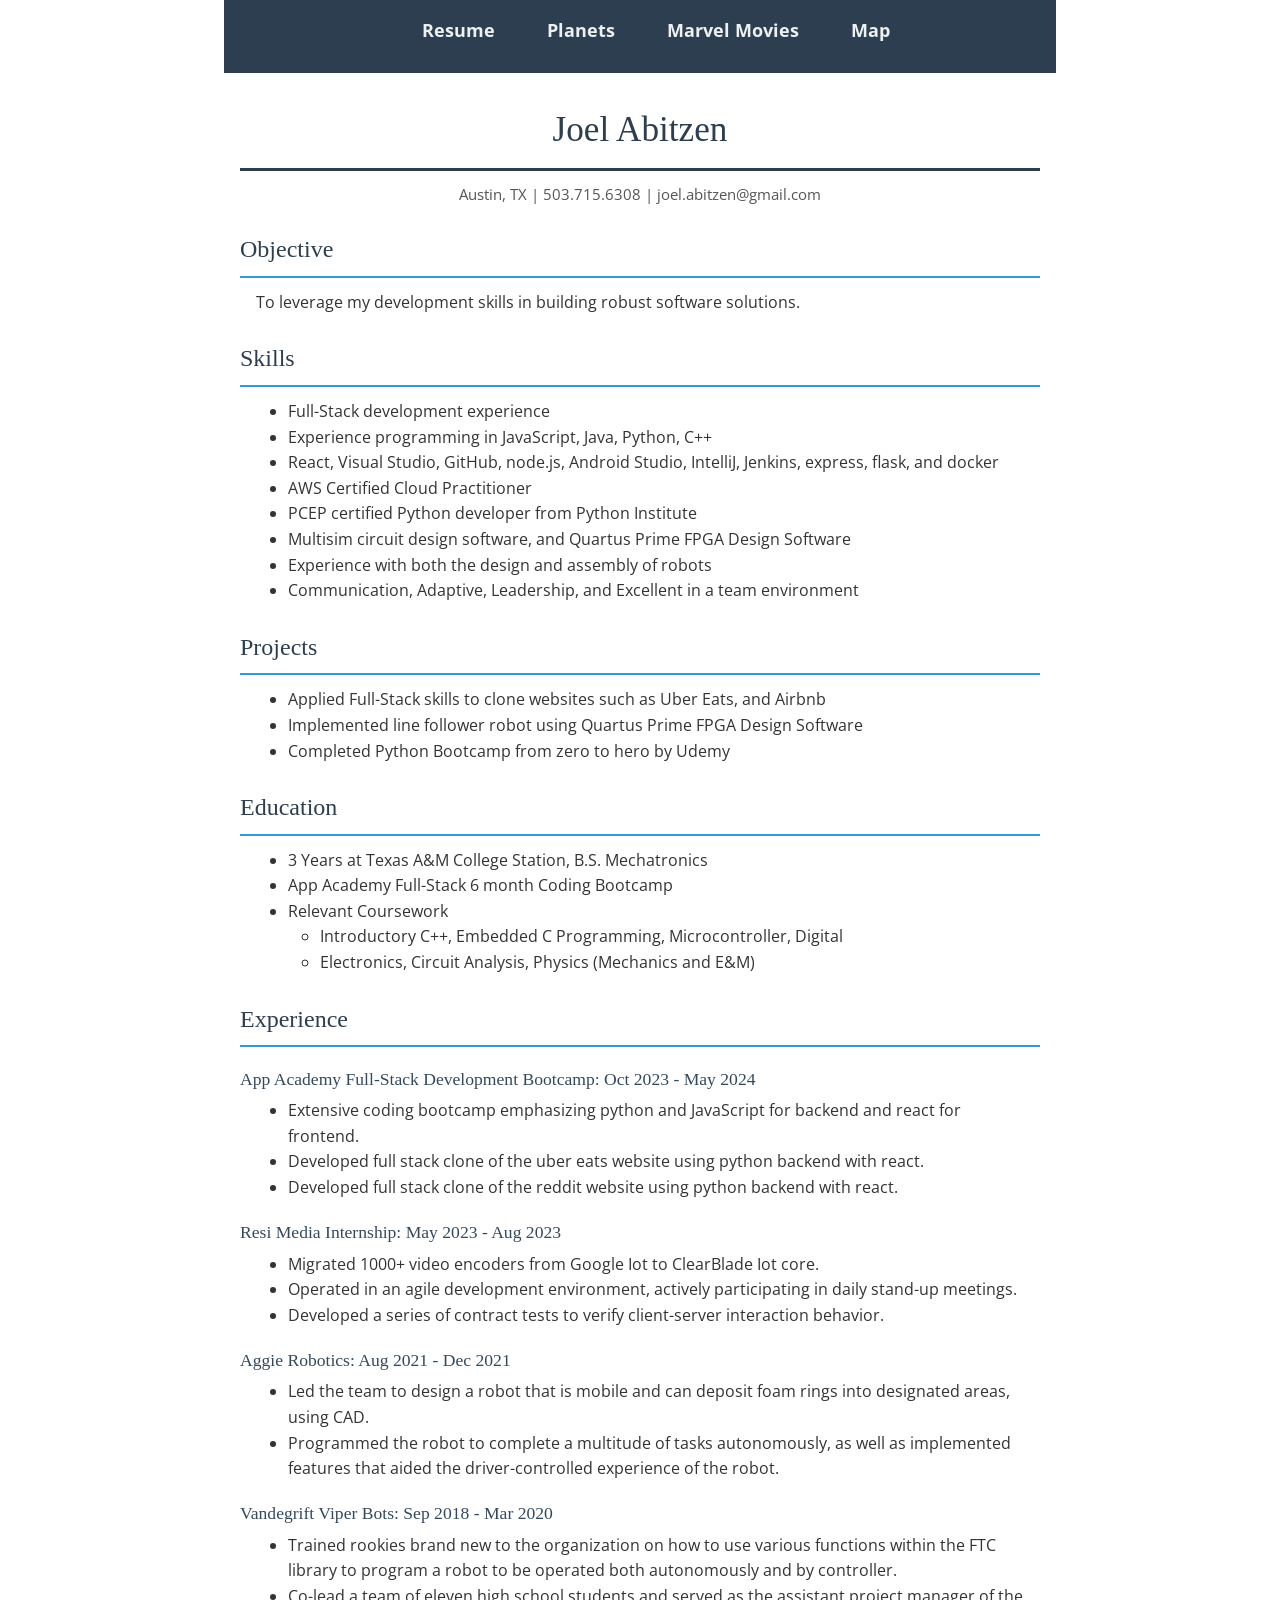
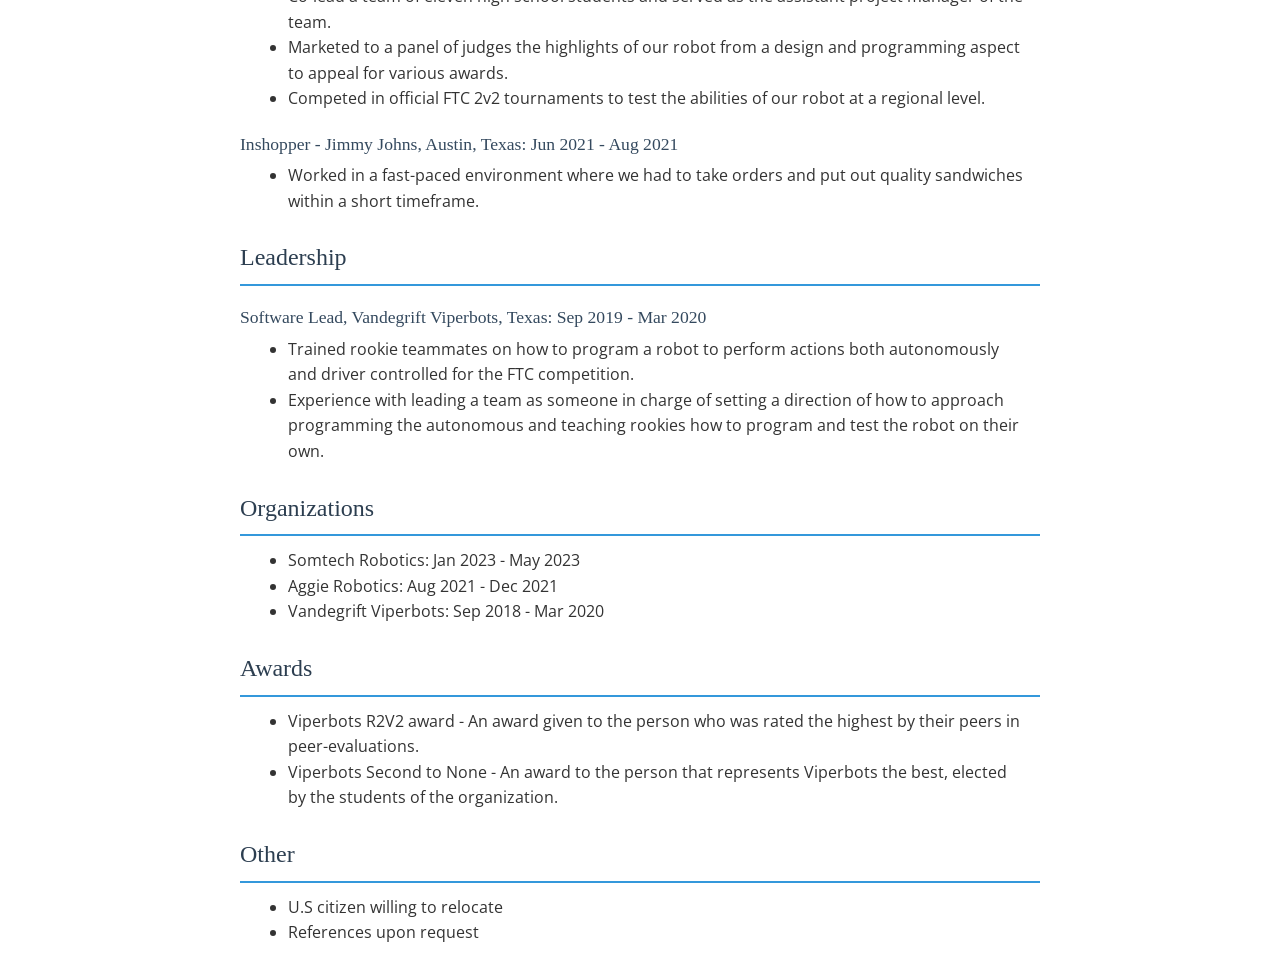
<file: index.html>
<!DOCTYPE html>
<html lang="en">
  <head>
    <meta charset="utf-8">
    <meta name="viewport" content="width=device-width, initial-scale=1.0">
    <title>Joel Abitzen - Resume</title>
    <link rel="stylesheet" href="css/reset.css">
    <link rel="stylesheet" href="css/styles.css">
    <script defer src="js/main.js"></script>
  </head>
  <body id="resume">
    <nav id="main-nav">
      <ul>
        <li><a href="index.html">Resume</a></li>
        <li><a href="planets.html">Planets</a></li>
        <li><a href="marvel.html">Marvel Movies</a></li>
        <li><a href="map.html">Map</a></li>
      </ul>
    </nav>
    <h1>Joel Abitzen</h1>
    <p>Austin, TX | 503.715.6308 | joel.abitzen@gmail.com</p>
    <h2>Objective</h2>
    <p>To leverage my development skills in building robust software solutions.</p>
    <h2>Skills</h2>
    <ul>
      <li>Full-Stack development experience</li>
      <li>Experience programming in JavaScript, Java, Python, C++</li>
      <li>React, Visual Studio, GitHub, node.js, Android Studio, IntelliJ, Jenkins, express, flask, and docker</li>
      <li>AWS Certified Cloud Practitioner</li>
      <li>PCEP certified Python developer from Python Institute</li>
      <li>Multisim circuit design software, and Quartus Prime FPGA Design Software</li>
      <li>Experience with both the design and assembly of robots</li>
      <li>Communication, Adaptive, Leadership, and Excellent in a team environment</li>
    </ul>
    <h2>Projects</h2>
    <ul>
      <li>Applied Full-Stack skills to clone websites such as Uber Eats, and Airbnb</li>
      <li>Implemented line follower robot using Quartus Prime FPGA Design Software</li>
      <li>Completed Python Bootcamp from zero to hero by Udemy</li>
    </ul>
    <h2>Education</h2>
    <ul>
      <li>3 Years at Texas A&amp;M College Station, B.S. Mechatronics</li>
      <li>App Academy Full-Stack 6 month Coding Bootcamp</li>
      <li>Relevant Coursework
        <ul>
          <li>Introductory C++, Embedded C Programming, Microcontroller, Digital</li>
          <li>Electronics, Circuit Analysis, Physics (Mechanics and E&amp;M)</li>
        </ul>
      </li>
    </ul>
    <h2>Experience</h2>
    <h3>App Academy Full-Stack Development Bootcamp: Oct 2023 - May 2024</h3>
    <ul>
      <li>Extensive coding bootcamp emphasizing python and JavaScript for backend and react for frontend.</li>
      <li>Developed full stack clone of the uber eats website using python backend with react.</li>
      <li>Developed full stack clone of the reddit website using python backend with react.</li>
    </ul>
    <h3>Resi Media Internship: May 2023 - Aug 2023</h3>
    <ul>
      <li>Migrated 1000+ video encoders from Google Iot to ClearBlade Iot core.</li>
      <li>Operated in an agile development environment, actively participating in daily stand-up meetings.</li>
      <li>Developed a series of contract tests to verify client-server interaction behavior.</li>
    </ul>
    <h3>Aggie Robotics: Aug 2021 - Dec 2021</h3>
    <ul>
      <li>Led the team to design a robot that is mobile and can deposit foam rings into designated areas, using CAD.</li>
      <li>Programmed the robot to complete a multitude of tasks autonomously, as well as implemented features that aided the driver-controlled experience of the robot.</li>
    </ul>
    <h3>Vandegrift Viper Bots: Sep 2018 - Mar 2020</h3>
    <ul>
      <li>Trained rookies brand new to the organization on how to use various functions within the FTC library to program a robot to be operated both autonomously and by controller.</li>
      <li>Co-lead a team of eleven high school students and served as the assistant project manager of the team.</li>
      <li>Marketed to a panel of judges the highlights of our robot from a design and programming aspect to appeal for various awards.</li>
      <li>Competed in official FTC 2v2 tournaments to test the abilities of our robot at a regional level.</li>
    </ul>
    <h3>Inshopper - Jimmy Johns, Austin, Texas: Jun 2021 - Aug 2021</h3>
    <ul>
      <li>Worked in a fast-paced environment where we had to take orders and put out quality sandwiches within a short timeframe.</li>
    </ul>
    <h2>Leadership</h2>
    <h3>Software Lead, Vandegrift Viperbots, Texas: Sep 2019 - Mar 2020</h3>
    <ul>
      <li>Trained rookie teammates on how to program a robot to perform actions both autonomously and driver controlled for the FTC competition.</li>
      <li>Experience with leading a team as someone in charge of setting a direction of how to approach programming the autonomous and teaching rookies how to program and test the robot on their own.</li>
    </ul>
    <h2>Organizations</h2>
    <ul>
      <li>Somtech Robotics: Jan 2023 - May 2023</li>
      <li>Aggie Robotics: Aug 2021 - Dec 2021</li>
      <li>Vandegrift Viperbots: Sep 2018 - Mar 2020</li>
    </ul>
    <h2>Awards</h2>
    <ul>
      <li>Viperbots R2V2 award - An award given to the person who was rated the highest by their peers in peer-evaluations.</li>
      <li>Viperbots Second to None - An award to the person that represents Viperbots the best, elected by the students of the organization.</li>
    </ul>
    <h2>Other</h2>
    <ul>
      <li>U.S citizen willing to relocate</li>
      <li>References upon request</li>
    </ul>
  </body>
</html>
</file>
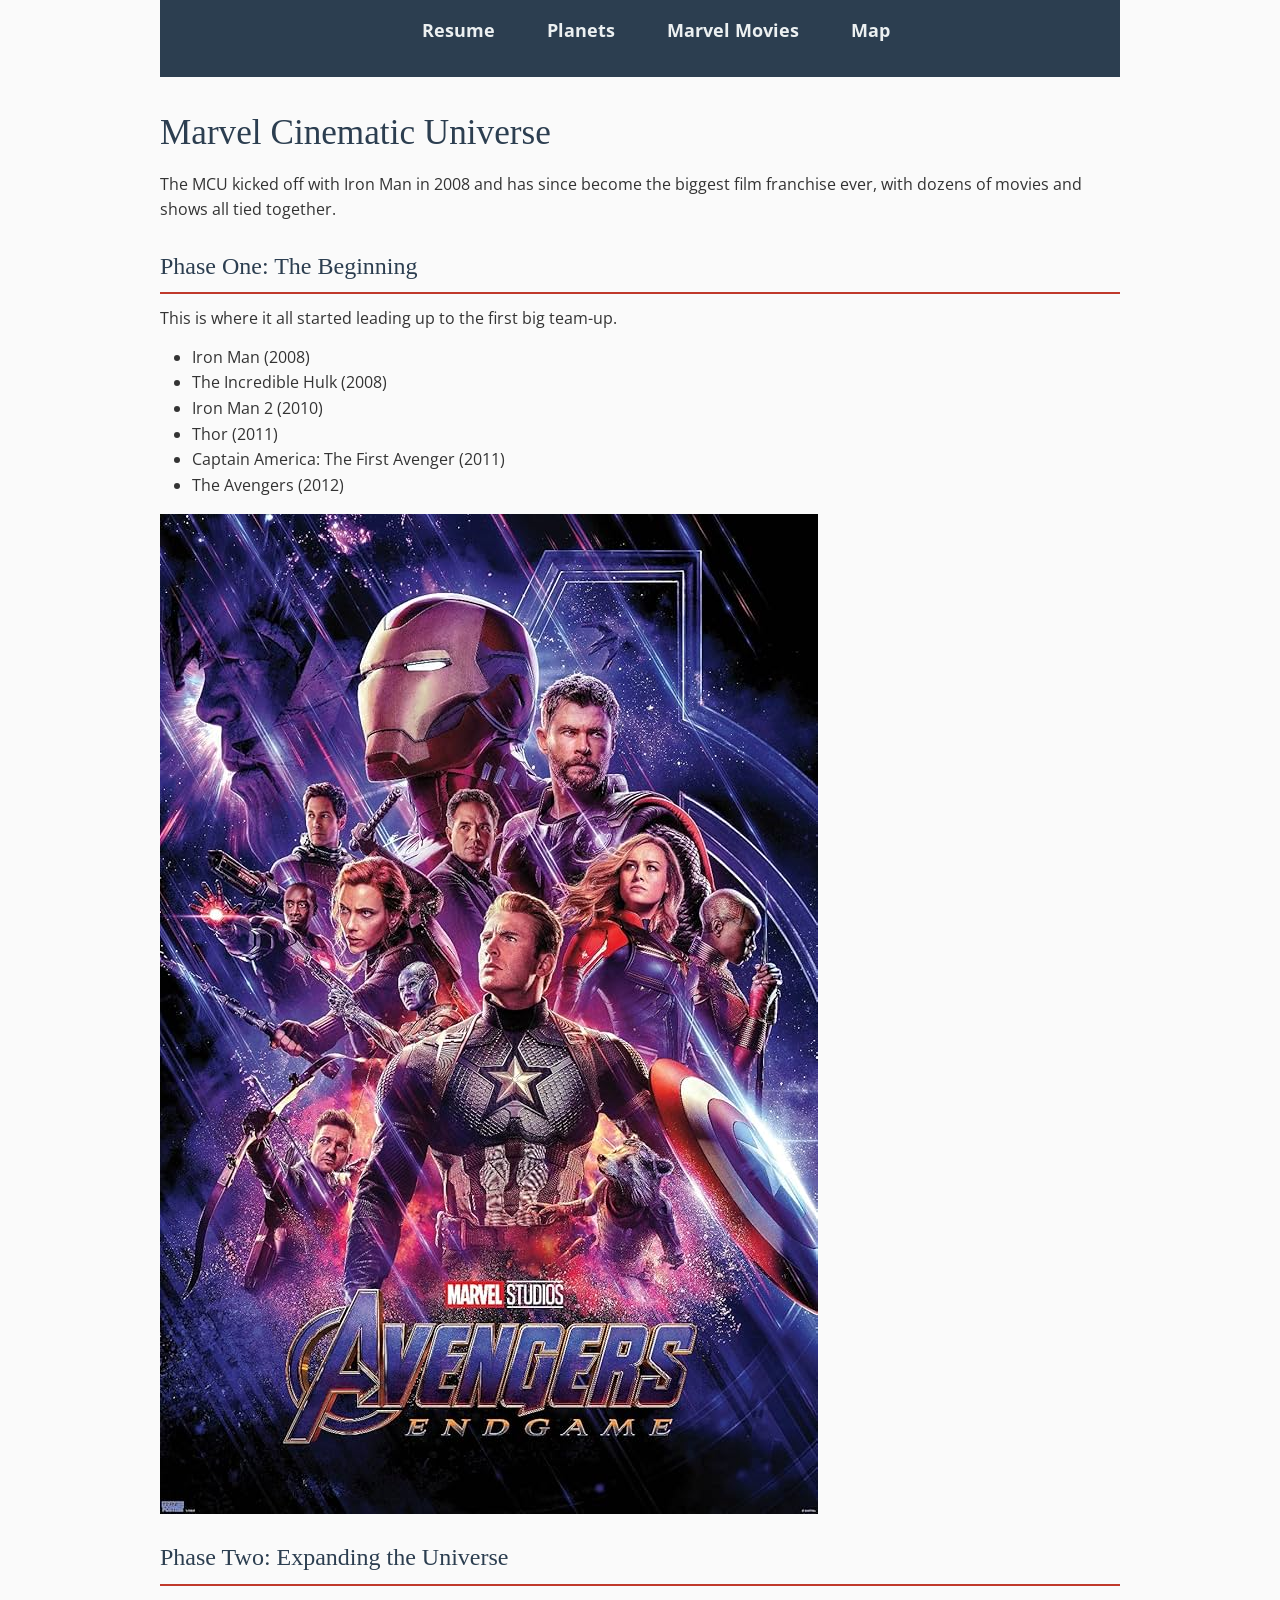
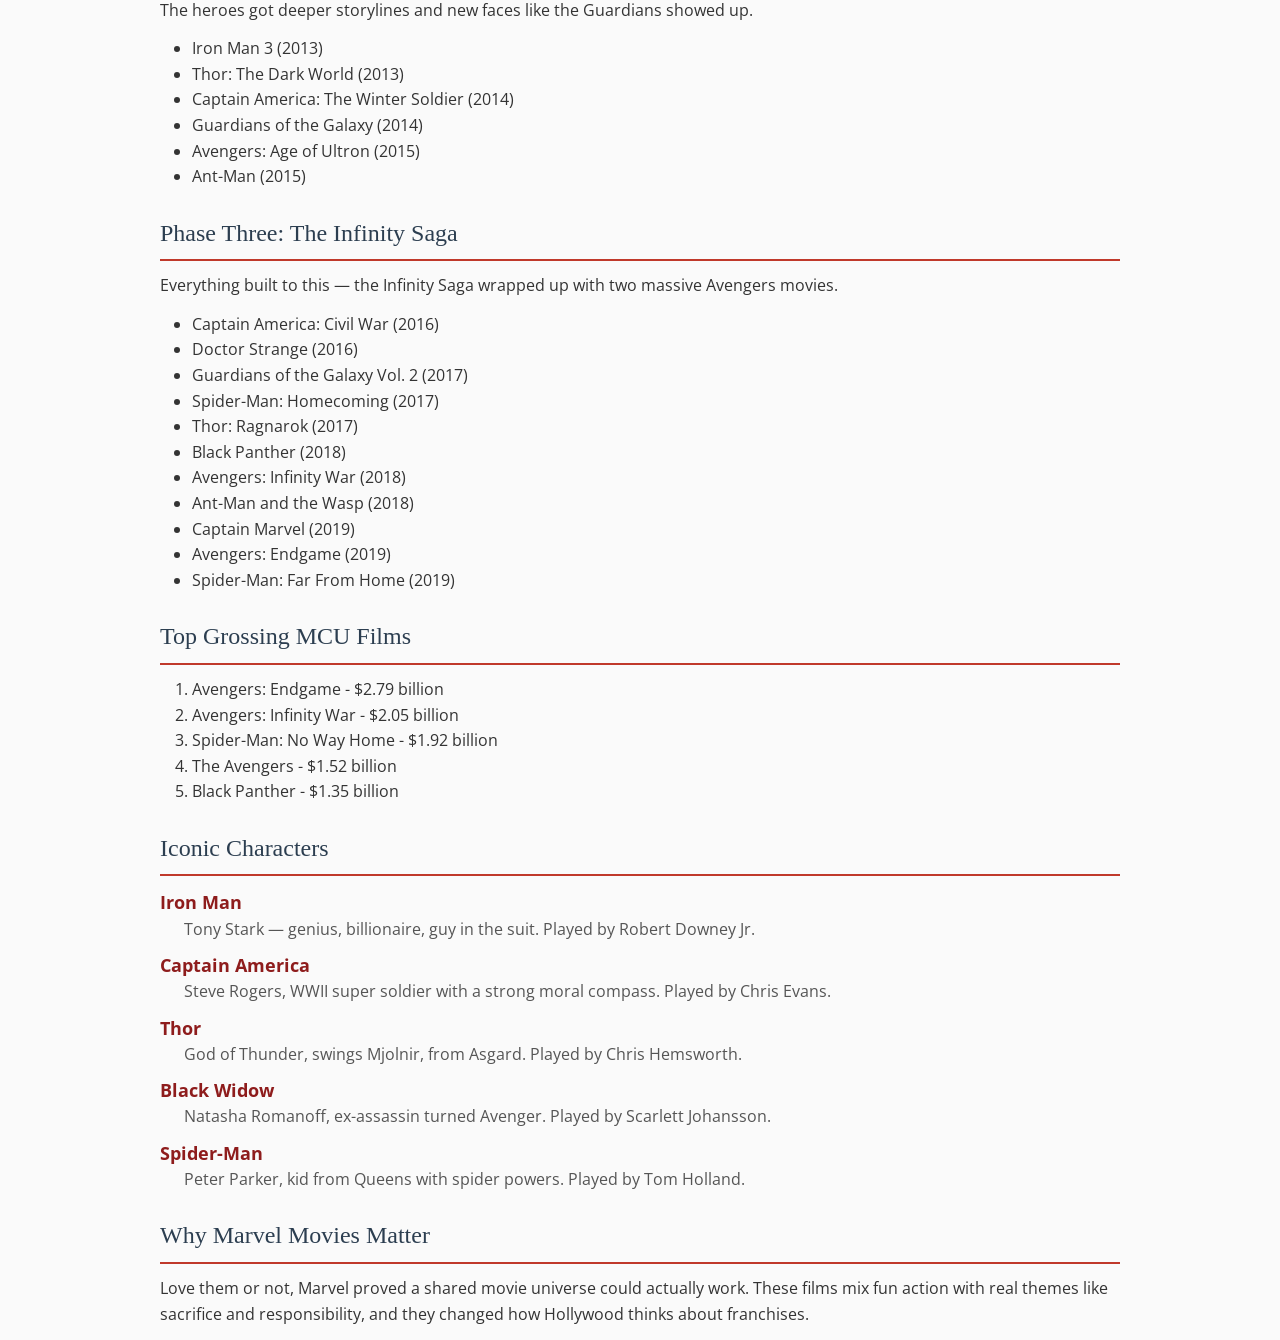
<file: marvel.html>
<!DOCTYPE html>
<html lang="en">
  <head>
    <meta charset="utf-8">
    <meta name="viewport" content="width=device-width, initial-scale=1.0">
    <title>Marvel Movies</title>
    <link rel="stylesheet" href="css/reset.css">
    <link rel="stylesheet" href="css/styles.css">
    <script defer src="js/main.js"></script>
  </head>
  <body id="marvel">
    <nav id="main-nav">
      <ul>
        <li><a href="index.html">Resume</a></li>
        <li><a href="planets.html">Planets</a></li>
        <li><a href="marvel.html">Marvel Movies</a></li>
        <li><a href="map.html">Map</a></li>
      </ul>
    </nav>
    <h1>Marvel Cinematic Universe</h1>
    <p>The MCU kicked off with Iron Man in 2008 and has since become the biggest film franchise ever, with dozens of movies and shows all tied together.</p>
    <h2>Phase One: The Beginning</h2>
    <p>This is where it all started leading up to the first big team-up.</p>
    <ul>
      <li>Iron Man (2008)</li>
      <li>The Incredible Hulk (2008)</li>
      <li>Iron Man 2 (2010)</li>
      <li>Thor (2011)</li>
      <li>Captain America: The First Avenger (2011)</li>
      <li>The Avengers (2012)</li>
    </ul>
    <img src="images/avengers.jpg" alt="The Avengers movie poster">
    <h2>Phase Two: Expanding the Universe</h2>
    <p>The heroes got deeper storylines and new faces like the Guardians showed up.</p>
    <ul>
      <li>Iron Man 3 (2013)</li>
      <li>Thor: The Dark World (2013)</li>
      <li>Captain America: The Winter Soldier (2014)</li>
      <li>Guardians of the Galaxy (2014)</li>
      <li>Avengers: Age of Ultron (2015)</li>
      <li>Ant-Man (2015)</li>
    </ul>
    <h2>Phase Three: The Infinity Saga</h2>
    <p>Everything built to this — the Infinity Saga wrapped up with two massive Avengers movies.</p>
    <ul>
      <li>Captain America: Civil War (2016)</li>
      <li>Doctor Strange (2016)</li>
      <li>Guardians of the Galaxy Vol. 2 (2017)</li>
      <li>Spider-Man: Homecoming (2017)</li>
      <li>Thor: Ragnarok (2017)</li>
      <li>Black Panther (2018)</li>
      <li>Avengers: Infinity War (2018)</li>
      <li>Ant-Man and the Wasp (2018)</li>
      <li>Captain Marvel (2019)</li>
      <li>Avengers: Endgame (2019)</li>
      <li>Spider-Man: Far From Home (2019)</li>
    </ul>
    <h2>Top Grossing MCU Films</h2>
    <ol>
      <li>Avengers: Endgame - $2.79 billion</li>
      <li>Avengers: Infinity War - $2.05 billion</li>
      <li>Spider-Man: No Way Home - $1.92 billion</li>
      <li>The Avengers - $1.52 billion</li>
      <li>Black Panther - $1.35 billion</li>
    </ol>
    <h2>Iconic Characters</h2>
    <dl>
      <dt>Iron Man</dt>
      <dd>Tony Stark — genius, billionaire, guy in the suit. Played by Robert Downey Jr.</dd>
      <dt>Captain America</dt>
      <dd>Steve Rogers, WWII super soldier with a strong moral compass. Played by Chris Evans.</dd>
      <dt>Thor</dt>
      <dd>God of Thunder, swings Mjolnir, from Asgard. Played by Chris Hemsworth.</dd>
      <dt>Black Widow</dt>
      <dd>Natasha Romanoff, ex-assassin turned Avenger. Played by Scarlett Johansson.</dd>
      <dt>Spider-Man</dt>
      <dd>Peter Parker, kid from Queens with spider powers. Played by Tom Holland.</dd>
    </dl>
    <h2>Why Marvel Movies Matter</h2>
    <p>Love them or not, Marvel proved a shared movie universe could actually work. These films mix fun action with real themes like sacrifice and responsibility, and they changed how Hollywood thinks about franchises.</p>
  </body>
</html>
</file>
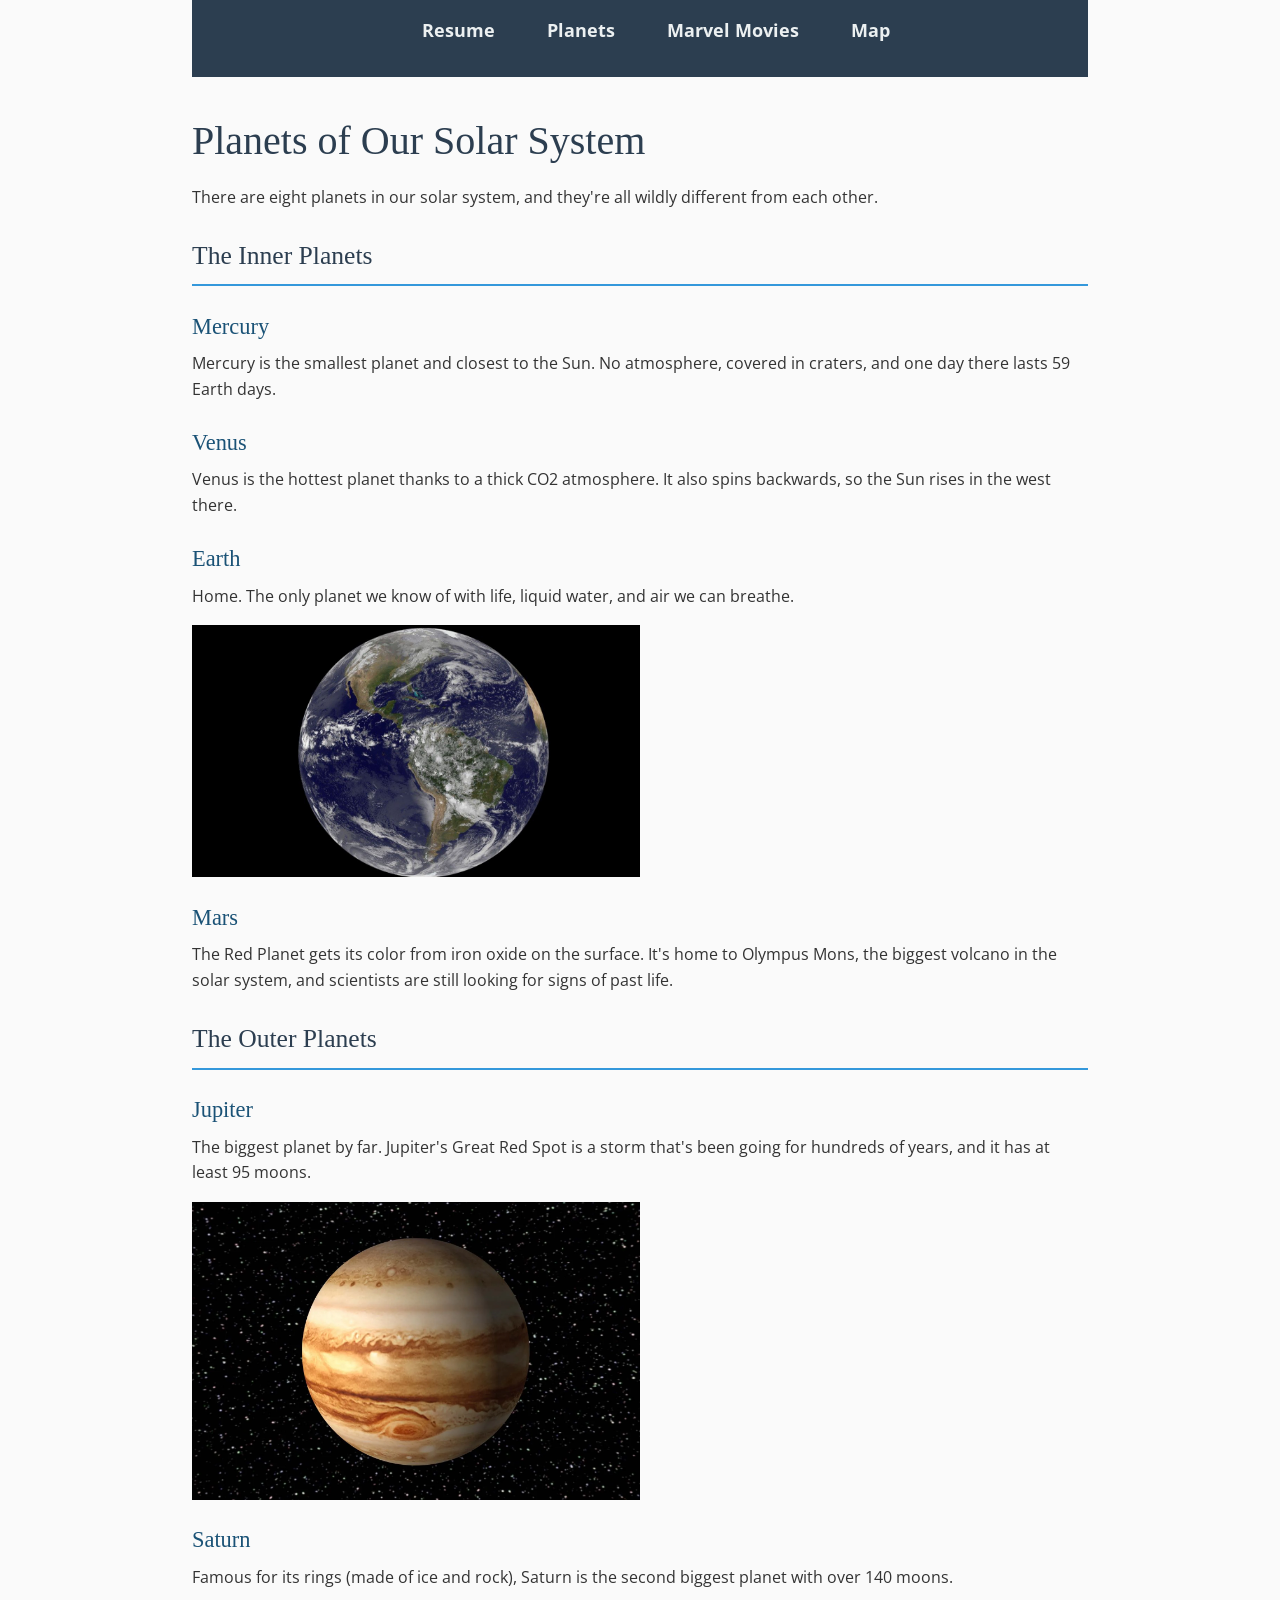
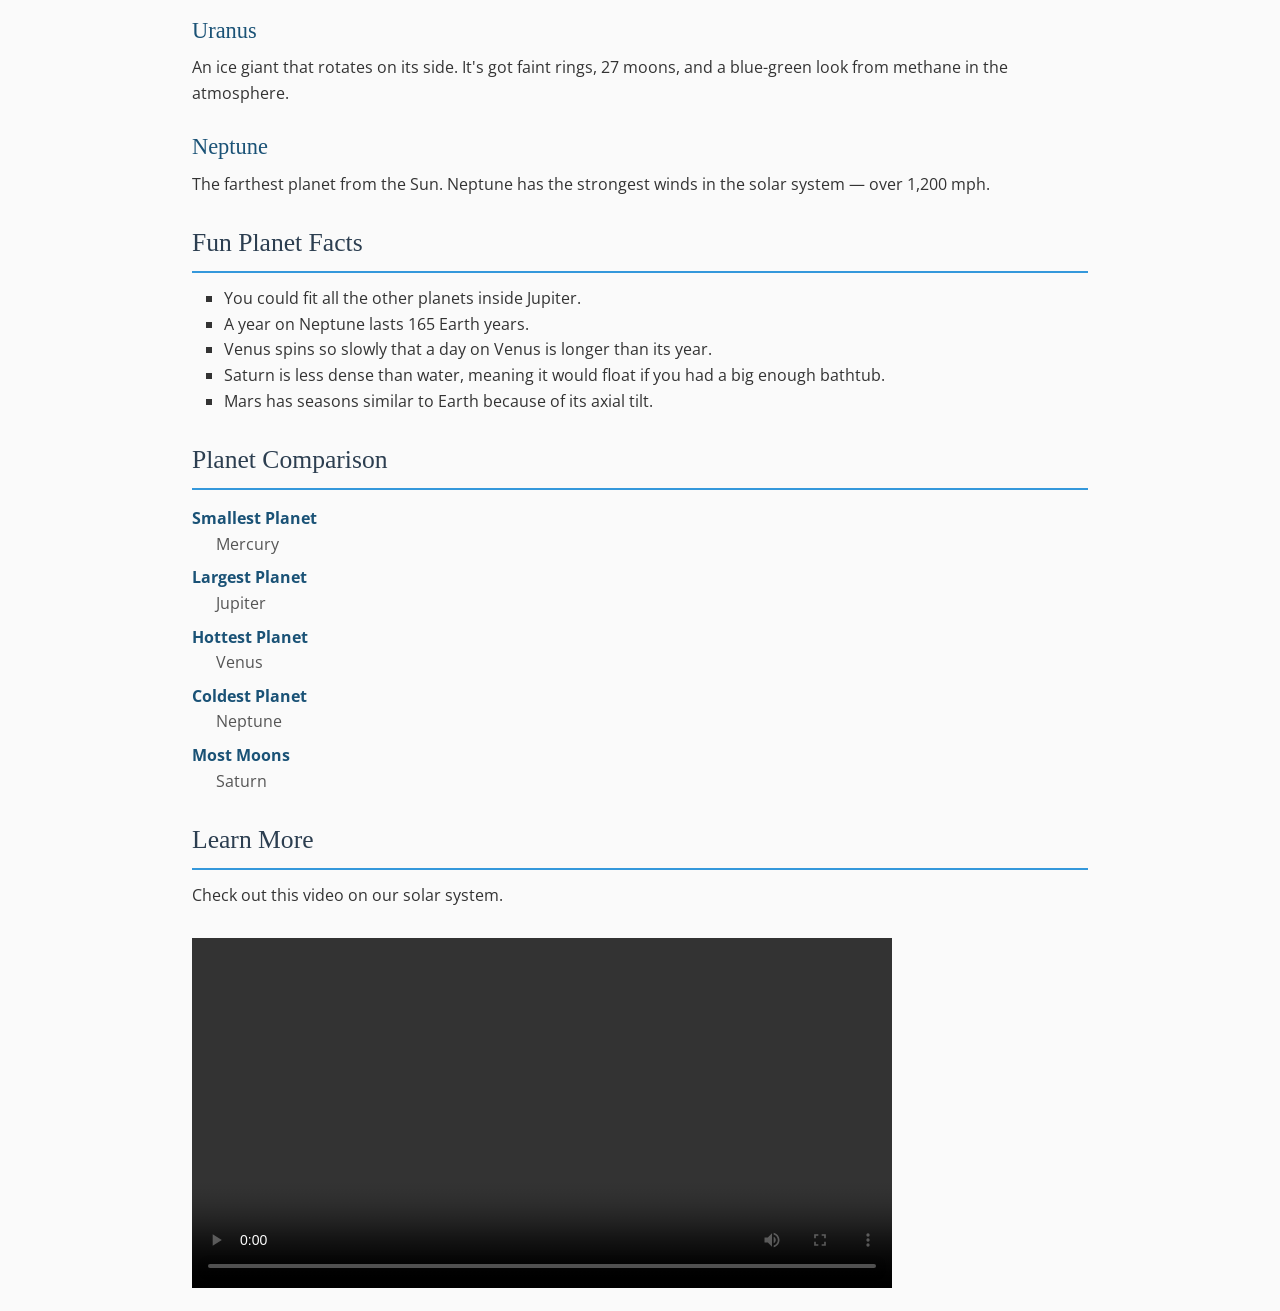
<file: planets.html>
<!DOCTYPE html>
<html lang="en">
  <head>
    <meta charset="utf-8">
    <meta name="viewport" content="width=device-width, initial-scale=1.0">
    <title>Planets of Our Solar System</title>
    <link rel="stylesheet" href="css/reset.css">
    <link rel="stylesheet" href="css/styles.css">
    <script defer src="js/main.js"></script>
  </head>
  <body id="planets">
    <nav id="main-nav">
      <ul>
        <li><a href="index.html">Resume</a></li>
        <li><a href="planets.html">Planets</a></li>
        <li><a href="marvel.html">Marvel Movies</a></li>
        <li><a href="map.html">Map</a></li>
      </ul>
    </nav>
    <h1>Planets of Our Solar System</h1>
    <p>There are eight planets in our solar system, and they're all wildly different from each other.</p>
    <h2>The Inner Planets</h2>
    <h3>Mercury</h3>
    <p>Mercury is the smallest planet and closest to the Sun. No atmosphere, covered in craters, and one day there lasts 59 Earth days.</p>
    <h3>Venus</h3>
    <p>Venus is the hottest planet thanks to a thick CO2 atmosphere. It also spins backwards, so the Sun rises in the west there.</p>
    <h3>Earth</h3>
    <p>Home. The only planet we know of with life, liquid water, and air we can breathe.</p>
    <img src="images/earth.jpg" alt="Planet Earth from space">
    <h3>Mars</h3>
    <p>The Red Planet gets its color from iron oxide on the surface. It's home to Olympus Mons, the biggest volcano in the solar system, and scientists are still looking for signs of past life.</p>
    <h2>The Outer Planets</h2>
    <h3>Jupiter</h3>
    <p>The biggest planet by far. Jupiter's Great Red Spot is a storm that's been going for hundreds of years, and it has at least 95 moons.</p>
    <img src="images/Jupiter.jpg" alt="Planet Jupiter showing the Great Red Spot">
    <h3>Saturn</h3>
    <p>Famous for its rings (made of ice and rock), Saturn is the second biggest planet with over 140 moons.</p>
    <h3>Uranus</h3>
    <p>An ice giant that rotates on its side. It's got faint rings, 27 moons, and a blue-green look from methane in the atmosphere.</p>
    <h3>Neptune</h3>
    <p>The farthest planet from the Sun. Neptune has the strongest winds in the solar system — over 1,200 mph.</p>
    <h2>Fun Planet Facts</h2>
    <ul>
      <li>You could fit all the other planets inside Jupiter.</li>
      <li>A year on Neptune lasts 165 Earth years.</li>
      <li>Venus spins so slowly that a day on Venus is longer than its year.</li>
      <li>Saturn is less dense than water, meaning it would float if you had a big enough bathtub.</li>
      <li>Mars has seasons similar to Earth because of its axial tilt.</li>
    </ul>
    <h2>Planet Comparison</h2>
    <dl>
      <dt>Smallest Planet</dt>
      <dd>Mercury</dd>
      <dt>Largest Planet</dt>
      <dd>Jupiter</dd>
      <dt>Hottest Planet</dt>
      <dd>Venus</dd>
      <dt>Coldest Planet</dt>
      <dd>Neptune</dd>
      <dt>Most Moons</dt>
      <dd>Saturn</dd>
    </dl>
    <h2>Learn More</h2>
    <p>Check out this video on our solar system.</p>
    <video controls width="560">
      <source src="images/solar-system.mp4" type="video/mp4">
      Your browser does not support the video element.
    </video>
  </body>
</html>
</file>
<file: css/styles.css>
@import url('https://fonts.googleapis.com/css2?family=Open+Sans:wght@400;700&display=swap');

body {
  font-family: 'Open Sans', sans-serif;
  color: #333;
  line-height: 1.6;
  background-color: #fafafa;
}

#main-nav {
  background-color: #2c3e50;
  text-align: center;
  padding: 1em 0;
}

#main-nav ul {
  list-style-type: none;
  display: inline-block;
}

#main-nav ul li {
  display: inline-block;
  margin: 0 1.5em;
}

#main-nav ul li a {
  color: #ecf0f1;
  text-decoration: none;
  font-size: 1.1em;
  font-weight: 700;
}

#main-nav ul li a:hover {
  color: #3498db;
}

h1, h2, h3 {
  font-family: Georgia, 'Times New Roman', serif;
  color: #2c3e50;
}

h1 {
  font-size: 2.2em;
  margin: 0.8em 0 0.3em;
}

h2 {
  font-size: 1.5em;
  margin: 1em 0 0.5em;
  border-bottom: 2px solid #3498db;
  padding-bottom: 0.3em;
}

p {
  margin-bottom: 0.8em;
}

img {
  max-width: 100%;
  height: auto;
  display: block;
  margin: 1em 0;
}

#resume {
  max-width: 800px;
  margin: 0 auto;
  background-color: #fff;
}

#resume > p:first-of-type {
  text-align: center;
  color: #555;
  font-size: 0.95em;
  margin-bottom: 1.5em;
}

#resume h1 {
  text-align: center;
  border-bottom: 3px solid #2c3e50;
  padding-bottom: 0.3em;
}

#resume ul {
  list-style: disc;
  margin-left: 2em;
  margin-bottom: 0.8em;
}

#resume ul ul {
  list-style: circle;
}

#resume h3 {
  font-size: 1.1em;
  margin: 1em 0 0.3em;
  color: #34495e;
}

#resume h2 ~ ul,
#resume h2 ~ p {
  padding: 0 1em;
}

#resume #main-nav {
  margin: 0 -1em;
  padding: 1em;
}

#planets {
  width: 90%;
  max-width: 960px;
  margin: 0 auto;
}

#planets h3 {
  font-size: 1.3em;
  margin: 1em 0 0.3em;
  color: #1a5276;
}

#planets ul {
  list-style: square;
  margin-left: 2em;
  margin-bottom: 1em;
}

#planets dl {
  margin: 1em 0;
}

#planets dt {
  font-weight: 700;
  color: #1a5276;
  margin-top: 0.5em;
}

#planets dd {
  margin-left: 1.5em;
  color: #555;
}

#planets video {
  width: 100%;
  max-width: 560px;
  margin: 1em 0;
}

#marvel {
  width: 90%;
  max-width: 960px;
  margin: 0 auto;
}

#marvel ol {
  list-style: decimal;
  margin-left: 2em;
  margin-bottom: 1em;
}

#marvel ul {
  list-style: disc;
  margin-left: 2em;
  margin-bottom: 1em;
}

#marvel dt {
  font-weight: 700;
  color: #8e1c1c;
  margin-top: 0.5em;
  font-size: 1.1em;
}

#marvel dd {
  margin-left: 1.5em;
  color: #555;
  margin-bottom: 0.3em;
}

#marvel h2 {
  border-bottom-color: #c0392b;
}

#map-page {
  width: 90%;
  max-width: 960px;
  margin: 0 auto;
}

#map {
  width: 100%;
  height: 450px;
  margin: 1em 0;
}

@media screen and (min-width: 600px) {
  #planets h1 {
    font-size: 2em;
  }
  #planets h2 {
    font-size: 1.4em;
  }
  #planets h3 {
    font-size: 1.2em;
  }
  #planets p {
    font-size: 1em;
  }
  #planets img {
    max-width: 70%;
  }
}

@media screen and (min-width: 960px) {
  #planets {
    width: 70%;
  }
  #planets h1 {
    font-size: 2.5em;
  }
  #planets h2 {
    font-size: 1.6em;
  }
  #planets h3 {
    font-size: 1.4em;
  }
  #planets img {
    max-width: 50%;
  }
  #planets video {
    max-width: 700px;
  }
}
</file>
